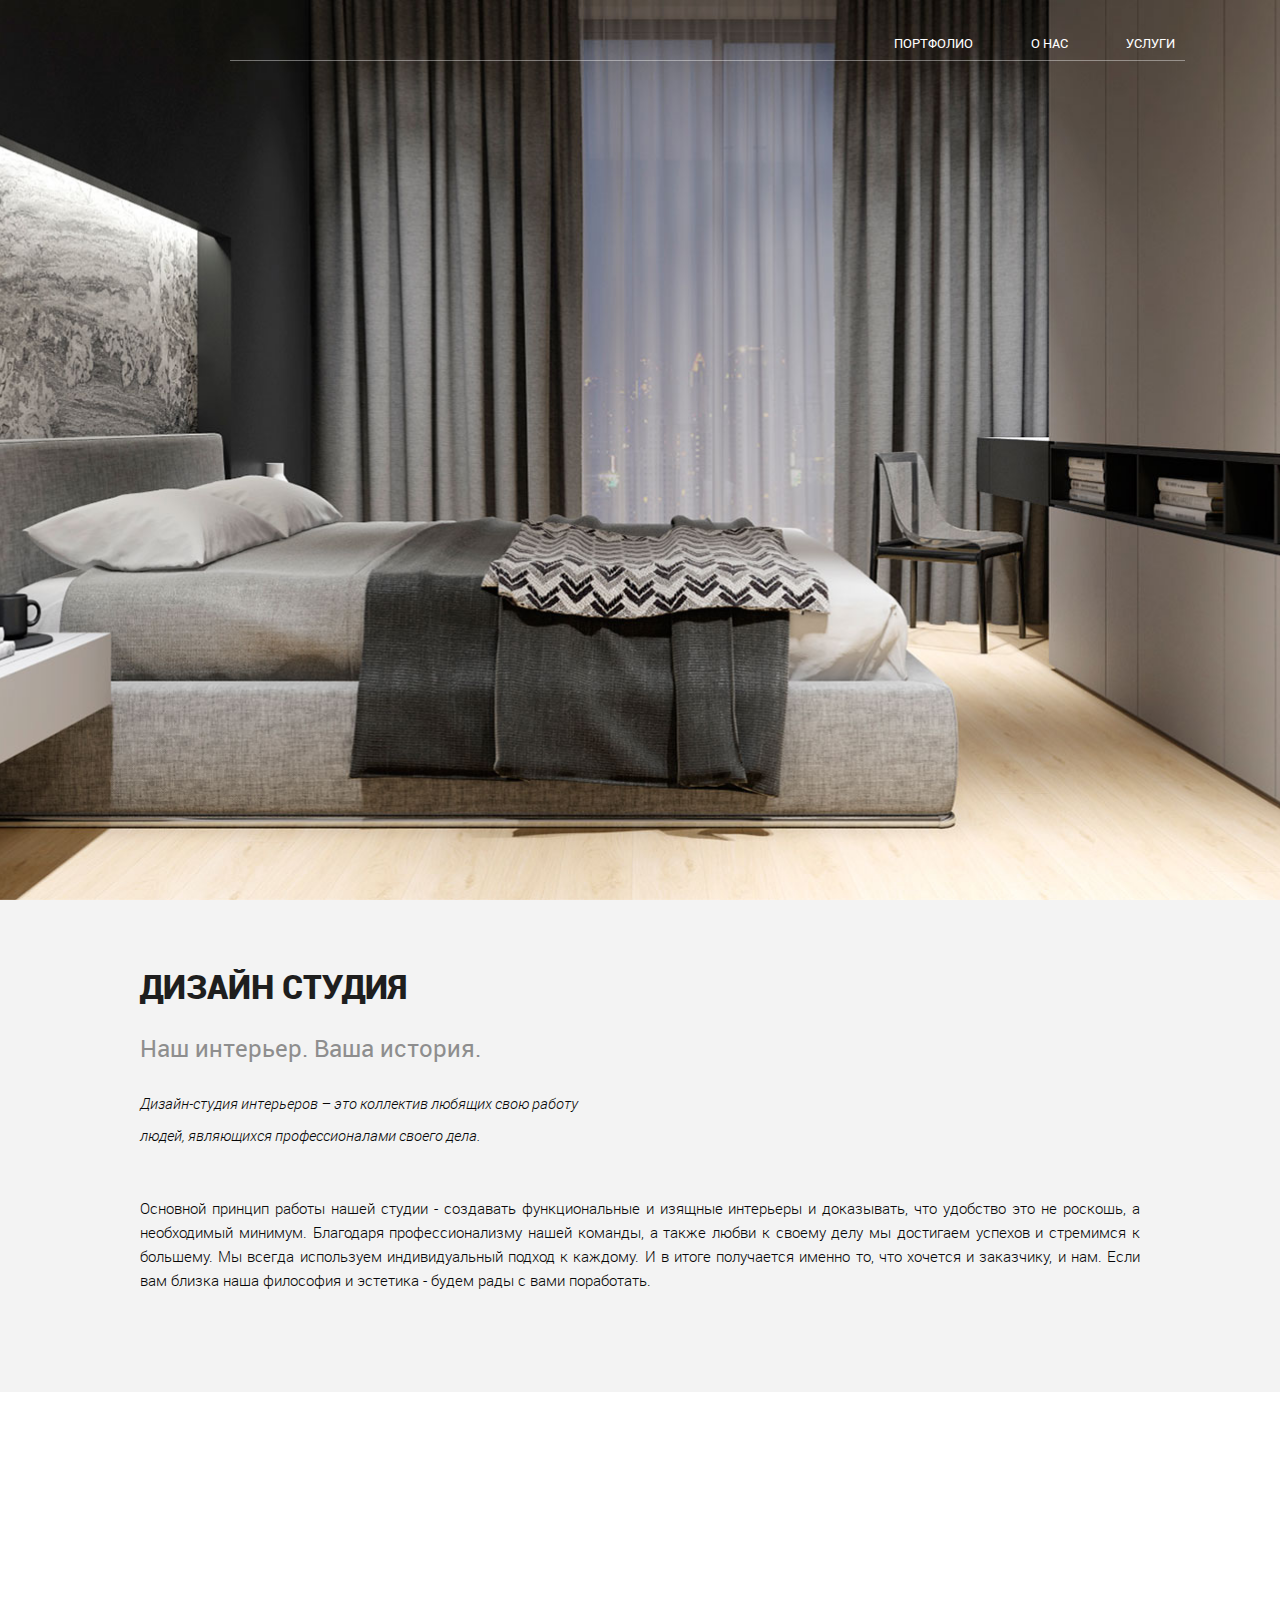
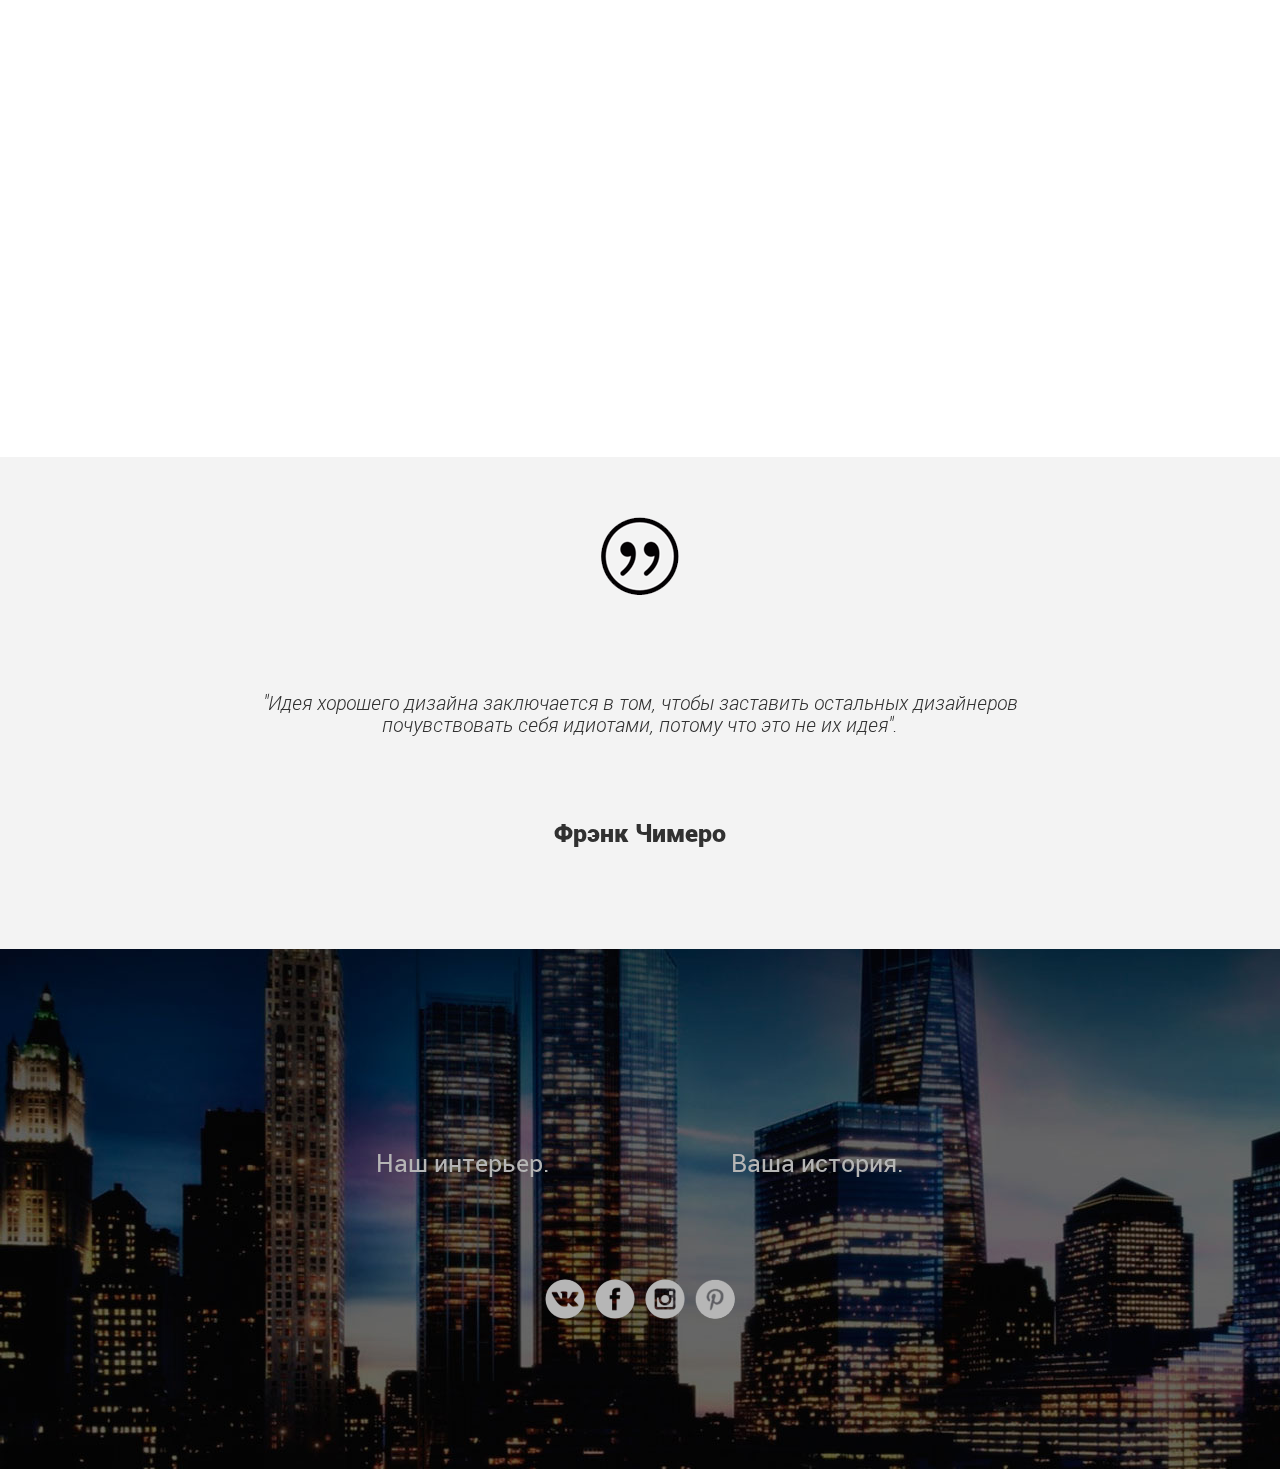
<file: index.html>
<!DOCTYPE html>
<html lang="ru-ru" dir="ltr">
<head>	
	<meta charset="utf-8">
	<meta http-equiv="X-UA-Compatible" content="IE=edge">
	<title>Markup</title>
	<meta name="description" lang="ru-ru" content="">
	<meta name="keywords" lang="ru-ru" content="">
	<meta name="keywords" lang="en-us" content="">
	<meta name="author" lang="ru-ru" content="">
	<meta http-equiv="expires" content="">
	<meta http-equiv="Reply-to" content="">

    <!-- Responsiveness -->
    <meta name="HandheldFriendly" content="True">
    <meta name="MobileOptimized" content="320">
    <meta name="viewport" content="target-densitydpi=device-dpi">
    <meta name="viewport" content="width=device-width, minimum-scale=1.0, maximum-scale=1.0, user-scalable=no">
    <meta name="apple-mobile-web-app-capable" content="yes">
    <!-- /Responsiveness -->

    <!-- Browser themes settings -->
	<meta http-equiv="imagetoolbar" content="no">
	<!-- saved from url=(0014)about:internet -->
	<meta name="format-detection" content="telephone=no">
	<meta name="format-detection" content="address=no">
    <!-- /Browser themes settings -->

    <!-- Favicons -->
	<link rel="apple-touch-icon" sizes="57x57" href="favicons/apple-touch-icon-57x57.png">
	<link rel="apple-touch-icon" sizes="60x60" href="favicons/apple-touch-icon-60x60.png">
	<link rel="apple-touch-icon" sizes="72x72" href="favicons/apple-touch-icon-72x72.png">
	<link rel="apple-touch-icon" sizes="76x76" href="favicons/apple-touch-icon-76x76.png">
	<link rel="apple-touch-icon" sizes="114x114" href="favicons/apple-touch-icon-114x114.png">
	<link rel="apple-touch-icon" sizes="120x120" href="favicons/apple-touch-icon-120x120.png">
	<link rel="icon" type="image/png" href="favicons/favicon-32x32.png" sizes="32x32">
	<link rel="icon" type="image/png" href="favicons/favicon-96x96.png" sizes="96x96">
	<link rel="icon" type="image/png" href="favicons/favicon-16x16.png" sizes="16x16">
	<link rel="manifest" href="favicons/manifest.json">
	<link rel="mask-icon" href="favicons/safari-pinned-tab.svg" color="#444d4f">
	<link rel="shortcut icon" href="favicon.ico">
	<meta name="msapplication-TileColor" content="#da532c">
	<meta name="msapplication-config" content="favicons/browserconfig.xml">
	<meta name="theme-color" content="#ffffff">
    <!-- /Favicons -->

    <!-- CSS -->
	<link rel="stylesheet" href="css/plugin.css">
	<link rel="stylesheet" href="css/style.css">
	<link rel="stylesheet" href="css/responsiveness.css">
    <!-- /CSS -->

    <!-- JavaScript -->
    <!--script type="text/javascript" src="http://maps.google.com/maps/api/js?sensor=false"></script-->
    <!--[if lt IE 9]><script src="http://html5shim.googlecode.com/svn/trunk/html5.js"></script><![endif]-->
    <script src="js/modernizr.js"></script>
    <script src="js/jquery-1.11.0.min.js"></script>
    <script src="js/plugins.js"></script>
    <script src="js/init.js"></script>
    <!-- /JavaScript -->

</head>

<body>
	<div class="site-wrapper">
		<div class="top-menu-wrapper hidden" id="topMenuWrapper">
			<ul class="top-menu">
				<li>
					<a href="#">ПОРТФОЛИО</a>
				</li>
				<li>
					<a href="#">О НАС</a>
				</li>
				<li>
					<a href="#">УСЛУГИ</a>
				</li>
			</ul>
		</div>
		<header class="site-header" id="siteHeader">
			<div class="start-bg"></div>
			<div class="main-menu-wrapper">
				<div class="main-menu-container clear-fix">
					<div class="main-menu-right-col">
						<ul class="main-menu">
							<li>
								<a href="portfolio.html">ПОРТФОЛИО</a>
							</li>
							<li>
								<a href="about-us.html">О НАС</a>
							</li>
							<li>
								<a href="about-us.html">УСЛУГИ</a>
							</li>
						</ul>
					</div>
				</div>
			</div>
		</header>
		<div class="site-container">
			<div class="screen-gray screen-about" id="screenAbout">
				<div class="site-size">
					<div class="title">ДИЗАЙН СТУДИЯ</div>
					<div class="sub-title">Наш интерьер. Ваша история.</div>
					<div class="synopsis">
						Дизайн-студия интерьеров – это коллектив любящих свою работу<br> людей, являющихся профессионалами своего дела.
					</div>
					<div class="text">
						Основной принцип работы нашей студии - создавать функциональные и изящные интерьеры и
						доказывать, что удобство это не роскошь, а необходимый минимум. Благодаря профессионализму нашей
						команды, а также любви к своему делу мы достигаем успехов и стремимся к большему. Мы всегда
						используем индивидуальный подход к каждому. И в итоге получается именно то, что хочется и
						заказчику, и нам. Если вам близка наша философия и эстетика - будем рады с вами поработать.
					</div>
				</div>
			</div>
			<div class="screen-white">
				<div class="services">
					<div class="service move from-left">
						<img src="i/service-design.png" alt="" title="">
						<div class="service-content">
							<div class="service-title">ДИЗАЙН</div>
							<div class="service-text">
								&nbsp;&nbsp;Мы создадим для вас дизайн-проект любой сложности, придерживаясь четко выбранной стилистики. Привнося в вашу жизнь гармонию и эстетику, учитывая ваши внутренние качества, образ жизни, ваш характер и увлечения.
							</div>
						</div>
					</div>
					<div class="service move from-left">
						<img src="i/service-visual.png" alt="" title="">
						<div class="service-content">
							<div class="service-title">ВИЗУАЛИЗАЦИЯ</div>
							<div class="service-text">
								&nbsp;&nbsp;Наша студия разрабатывает фотореалистичную 3D визуализацию интерьеров. Так же помогаем другим дизайнерам в создании визуализации для своих проектов. Мы покажем ваш интерьер с лучшей стороны.
							</div>
						</div>
					</div>
					<div class="service move from-left">
						<img src="i/service-scheme.png" alt="" title="">
						<div class="service-content">
							<div class="service-title">ЧЕРТЕЖИ</div>
							<div class="service-text">
								&nbsp;&nbsp;В состав дизайн-проекта входит полный пакет чертежей необходимых для легкого проведения строительных работ. Отдельно предоставляем услуги по созданию рабочей документации дизайнерам для их проектов.
							</div>
						</div>
					</div>
				</div>
			</div>
			<div class="screen-gray">
				<div class="site-size">
					<div class="origin-text">
						"Идея хорошего дизайна заключается в том, чтобы заставить остальных дизайнеров почувствовать себя идиотами, потому что это не их идея".
					</div>
					<div class="origin-text-author">Фрэнк Чимеро</div>
				</div>
			</div>
		</div>
	</div>
	<div class="mob-menu-wrapper">
		<div class="mob-menu" id="mobMenu">
			<ul>
				<li>
					<a href="portfolio.html">ПОРТФОЛИО</a>
				</li>
				<li>
					<a href="about-us.html">О НАС</a>
				</li>
				<li>
					<a href="about-us.html">УСЛУГИ</a>
				</li>
			</ul>
		</div>
	</div>
	<div class="btn-mob-menu" id="btnMobMenu">
		<span></span>
		<span></span>
		<span></span>
	</div>
	<footer class="site-footer">
		<div class="site-size">
			<div class="footer-logo-wrapper">
				<div class="footer-text">
					<span>Наш интерьер.</span>
					<span>Ваша история.</span>
				</div>
			</div>
			<div class="footer-socials">
				<a href="#" class="vk"></a>
				<a href="#" class="fb"></a>
				<a href="#" class="instagram"></a>
				<a href="#" class="picasa"></a>
			</div>
		</div>
	</footer>
</body>
</html>
</file>
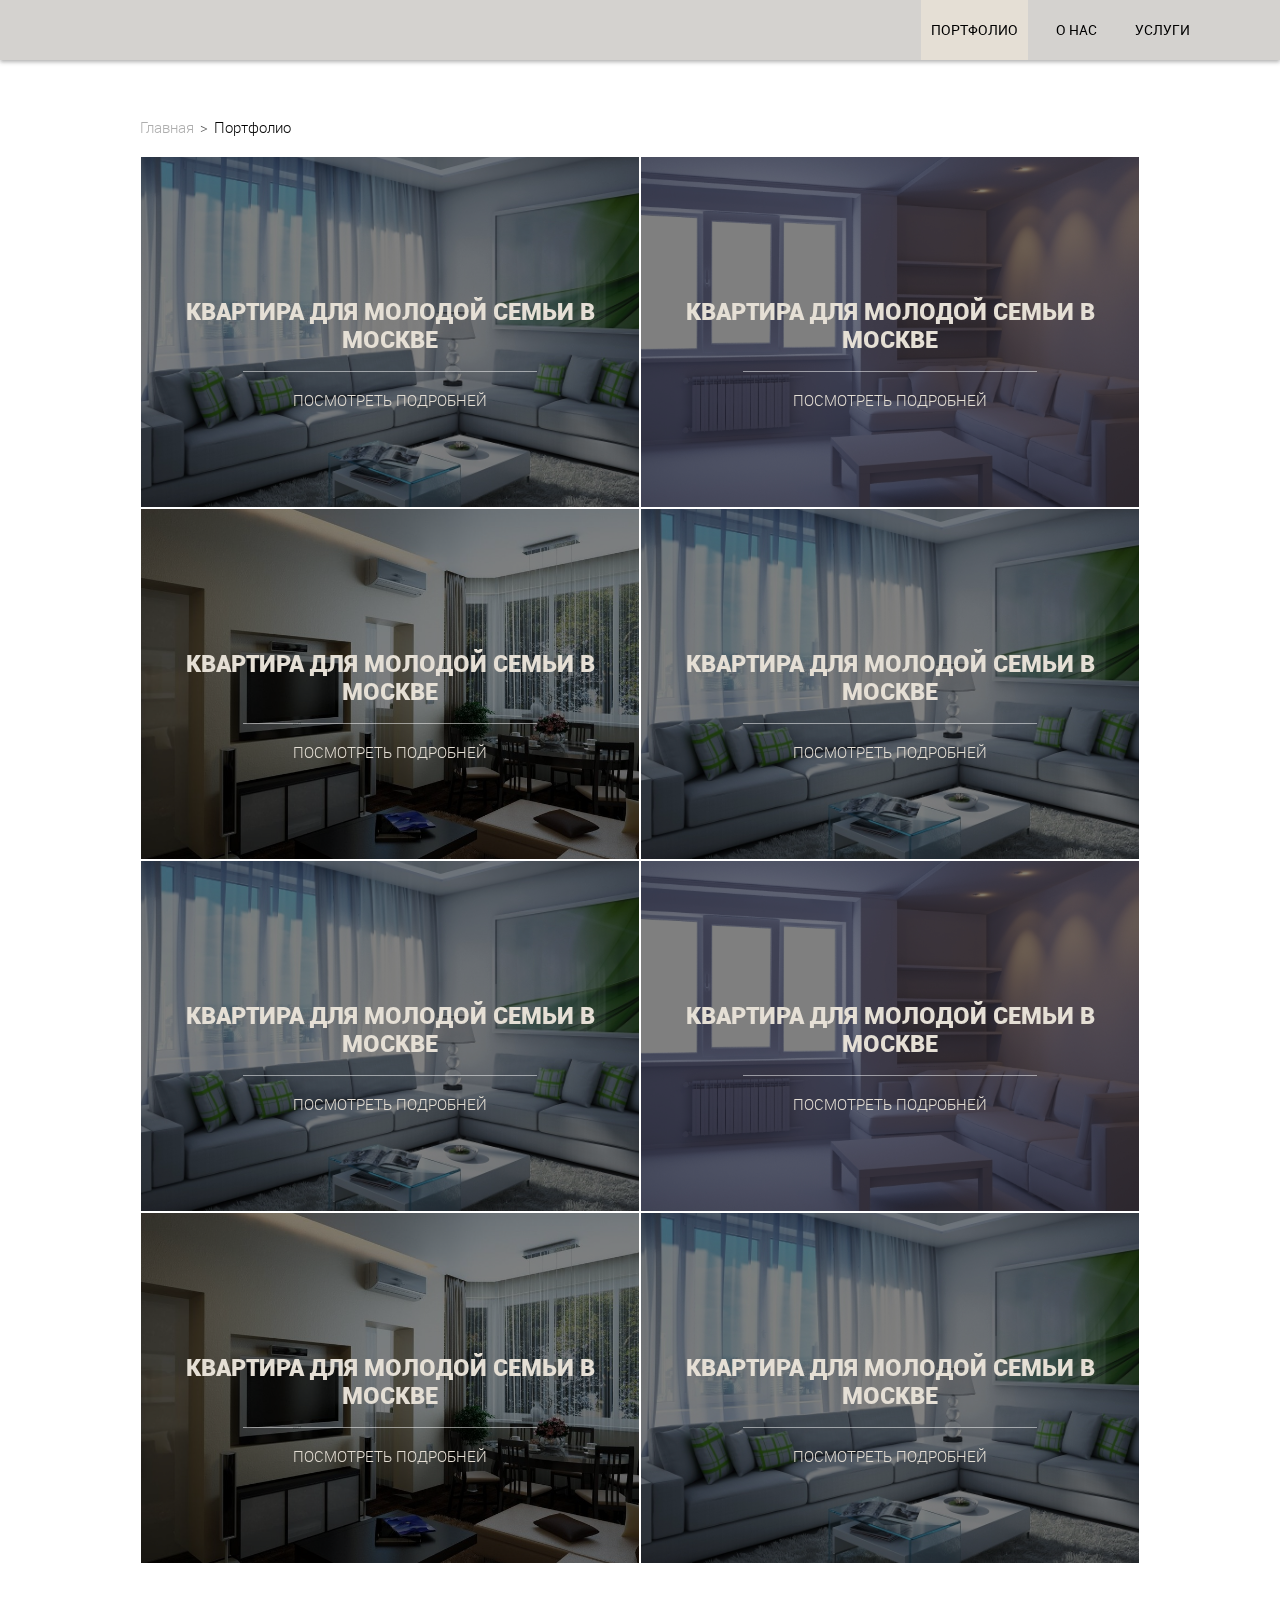
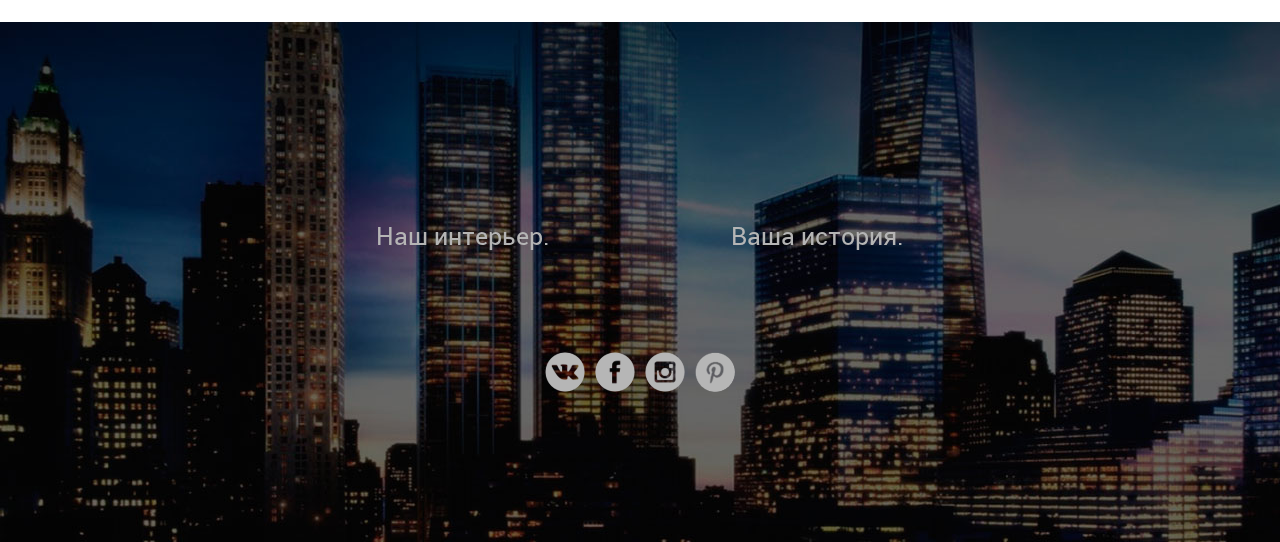
<file: portfolio.html>
<!DOCTYPE html>
<html lang="ru-ru" dir="ltr">
<head>
    <meta charset="utf-8">
    <meta http-equiv="X-UA-Compatible" content="IE=edge">
    <title>Markup</title>
    <meta name="description" lang="ru-ru" content="">
    <meta name="keywords" lang="ru-ru" content="">
    <meta name="keywords" lang="en-us" content="">
    <meta name="author" lang="ru-ru" content="">
    <meta http-equiv="expires" content="">
    <meta http-equiv="Reply-to" content="">

    <!-- Responsiveness -->
    <meta name="HandheldFriendly" content="True">
    <meta name="MobileOptimized" content="320">
    <meta name="viewport" content="target-densitydpi=device-dpi">
    <meta name="viewport" content="width=device-width, minimum-scale=1.0, maximum-scale=1.0, user-scalable=no">
    <meta name="apple-mobile-web-app-capable" content="yes">
    <!-- /Responsiveness -->

    <!-- Browser themes settings -->
    <meta http-equiv="imagetoolbar" content="no">
    <!-- saved from url=(0014)about:internet -->
    <meta name="format-detection" content="telephone=no">
    <meta name="format-detection" content="address=no">
    <!-- /Browser themes settings -->

    <!-- Favicons -->
    <link rel="apple-touch-icon" sizes="57x57" href="favicons/apple-touch-icon-57x57.png">
    <link rel="apple-touch-icon" sizes="60x60" href="favicons/apple-touch-icon-60x60.png">
    <link rel="apple-touch-icon" sizes="72x72" href="favicons/apple-touch-icon-72x72.png">
    <link rel="apple-touch-icon" sizes="76x76" href="favicons/apple-touch-icon-76x76.png">
    <link rel="apple-touch-icon" sizes="114x114" href="favicons/apple-touch-icon-114x114.png">
    <link rel="apple-touch-icon" sizes="120x120" href="favicons/apple-touch-icon-120x120.png">
    <link rel="icon" type="image/png" href="favicons/favicon-32x32.png" sizes="32x32">
    <link rel="icon" type="image/png" href="favicons/favicon-96x96.png" sizes="96x96">
    <link rel="icon" type="image/png" href="favicons/favicon-16x16.png" sizes="16x16">
    <link rel="manifest" href="favicons/manifest.json">
    <link rel="mask-icon" href="favicons/safari-pinned-tab.svg" color="#444d4f">
    <link rel="shortcut icon" href="favicon.ico">
    <meta name="msapplication-TileColor" content="#da532c">
    <meta name="msapplication-config" content="favicons/browserconfig.xml">
    <meta name="theme-color" content="#ffffff">
    <!-- /Favicons -->

    <!-- CSS -->
    <link rel="stylesheet" href="css/plugin.css">
    <link rel="stylesheet" href="css/style.css">
    <link rel="stylesheet" href="css/responsiveness.css">
    <!-- /CSS -->

    <!-- JavaScript -->
    <!--script type="text/javascript" src="http://maps.google.com/maps/api/js?sensor=false"></script-->
    <!--[if lt IE 9]><script src="http://html5shim.googlecode.com/svn/trunk/html5.js"></script><![endif]-->
    <script src="js/modernizr.js"></script>
    <script src="js/jquery-1.11.0.min.js"></script>
    <script src="js/plugins.js"></script>
    <script src="js/init.js"></script>
    <!-- /JavaScript -->

</head>

<body>
<div class="site-wrapper">
    <div class="top-menu-wrapper" id="topMenuWrapper">
        <ul class="top-menu">
            <li>
                <a href="portfolio.html" class="active">ПОРТФОЛИО</a>
            </li>
            <li>
                <a href="about-us.html">О НАС</a>
            </li>
            <li>
                <a href="about-us.html">УСЛУГИ</a>
            </li>
        </ul>
    </div>
    <div class="site-container pt">
        <div class="portfolio-wrapper">
            <div class="site-size">
                <div class="breadcrumbs">
                    <span><a href="index.html">Главная</a></span>
                    <span>Портфолио</span>
                </div>
                <div class="portfolio-item">
                    <div class="portfolio-item-pic">
                        <img src="i/portfolio-1.jpg" alt="" title="">
                        <div class="portfolio-item-pic-mask"></div>
                    </div>
                    <div class="portfolio-item-content">
                        <div class="portfolio-item-title">КВАРТИРА ДЛЯ МОЛОДОЙ СЕМЬИ В МОСКВЕ</div>
                        <a href="#" class="portfolio-item-more">ПОСМОТРЕТЬ ПОДРОБНЕЙ</a>
                    </div>
                </div>
                <div class="portfolio-item">
                    <div class="portfolio-item-pic">
                        <img src="i/portfolio-2.jpg" alt="" title="">
                        <div class="portfolio-item-pic-mask"></div>
                    </div>
                    <div class="portfolio-item-content">
                        <div class="portfolio-item-title">КВАРТИРА ДЛЯ МОЛОДОЙ СЕМЬИ В МОСКВЕ</div>
                        <a href="#" class="portfolio-item-more">ПОСМОТРЕТЬ ПОДРОБНЕЙ</a>
                    </div>
                </div>
                <div class="portfolio-item">
                    <div class="portfolio-item-pic">
                        <img src="i/portfolio-3.jpg" alt="" title="">
                        <div class="portfolio-item-pic-mask"></div>
                    </div>
                    <div class="portfolio-item-content">
                        <div class="portfolio-item-title">КВАРТИРА ДЛЯ МОЛОДОЙ СЕМЬИ В МОСКВЕ</div>
                        <a href="#" class="portfolio-item-more">ПОСМОТРЕТЬ ПОДРОБНЕЙ</a>
                    </div>
                </div>
                <div class="portfolio-item">
                    <div class="portfolio-item-pic">
                        <img src="i/portfolio-1.jpg" alt="" title="">
                        <div class="portfolio-item-pic-mask"></div>
                    </div>
                    <div class="portfolio-item-content">
                        <div class="portfolio-item-title">КВАРТИРА ДЛЯ МОЛОДОЙ СЕМЬИ В МОСКВЕ</div>
                        <a href="#" class="portfolio-item-more">ПОСМОТРЕТЬ ПОДРОБНЕЙ</a>
                    </div>
                </div>
                <div class="portfolio-item">
                    <div class="portfolio-item-pic">
                        <img src="i/portfolio-1.jpg" alt="" title="">
                        <div class="portfolio-item-pic-mask"></div>
                    </div>
                    <div class="portfolio-item-content">
                        <div class="portfolio-item-title">КВАРТИРА ДЛЯ МОЛОДОЙ СЕМЬИ В МОСКВЕ</div>
                        <a href="#" class="portfolio-item-more">ПОСМОТРЕТЬ ПОДРОБНЕЙ</a>
                    </div>
                </div>
                <div class="portfolio-item">
                    <div class="portfolio-item-pic">
                        <img src="i/portfolio-2.jpg" alt="" title="">
                        <div class="portfolio-item-pic-mask"></div>
                    </div>
                    <div class="portfolio-item-content">
                        <div class="portfolio-item-title">КВАРТИРА ДЛЯ МОЛОДОЙ СЕМЬИ В МОСКВЕ</div>
                        <a href="#" class="portfolio-item-more">ПОСМОТРЕТЬ ПОДРОБНЕЙ</a>
                    </div>
                </div>
                <div class="portfolio-item">
                    <div class="portfolio-item-pic">
                        <img src="i/portfolio-3.jpg" alt="" title="">
                        <div class="portfolio-item-pic-mask"></div>
                    </div>
                    <div class="portfolio-item-content">
                        <div class="portfolio-item-title">КВАРТИРА ДЛЯ МОЛОДОЙ СЕМЬИ В МОСКВЕ</div>
                        <a href="#" class="portfolio-item-more">ПОСМОТРЕТЬ ПОДРОБНЕЙ</a>
                    </div>
                </div>
                <div class="portfolio-item">
                    <div class="portfolio-item-pic">
                        <img src="i/portfolio-1.jpg" alt="" title="">
                        <div class="portfolio-item-pic-mask"></div>
                    </div>
                    <div class="portfolio-item-content">
                        <div class="portfolio-item-title">КВАРТИРА ДЛЯ МОЛОДОЙ СЕМЬИ В МОСКВЕ</div>
                        <a href="#" class="portfolio-item-more">ПОСМОТРЕТЬ ПОДРОБНЕЙ</a>
                    </div>
                </div>
            </div>
        </div>
    </div>
</div>
<div class="mob-menu-wrapper">
    <div class="mob-menu" id="mobMenu">
        <ul>
            <li>
                <a href="portfolio.html" class="active">ПОРТФОЛИО</a>
            </li>
            <li>
                <a href="about-us.html">О НАС</a>
            </li>
            <li>
                <a href="portfolio.html">УСЛУГИ</a>
            </li>
        </ul>
    </div>
</div>
<div class="btn-mob-menu" id="btnMobMenu">
    <span></span>
    <span></span>
    <span></span>
</div>
<footer class="site-footer">
    <div class="site-size">
        <div class="footer-logo-wrapper">
            <div class="footer-text">
                <span>Наш интерьер.</span>
                <span>Ваша история.</span>
            </div>
        </div>
        <div class="footer-socials">
            <a href="#" class="vk"></a>
            <a href="#" class="fb"></a>
            <a href="#" class="instagram"></a>
            <a href="#" class="picasa"></a>
        </div>
    </div>
</footer>
</body>
</html>
</file>
<file: css/plugin.css>
/* liValidForm */
.mand {
    color: #f00 !important;
}
.validate .r {
    display: inline-block;
    vertical-align: top;
    width: 6px;
    position: absolute;
    left: 100%;
    top: 0
}
.validate .indicator {
    border-color: #EE5F5B !important;
    color: #B94A48 !important;
}
.validate input[type=checkbox].indicator, .validate input[type=radio].indicator {
    outline: 1px solid red
}
.validate .indicator:focus {
    border-color: #E9322D;
    box-shadow: 0 0 6px #F8B9B7;
}
.psevdo_but {
    cursor: not-allowed !important;
    border-color: #ddd !important;
    color: #999 !important;
    background: #fff
}
.disabled {
    cursor: not-allowed !important;
}
.errorBox {
    font: 11px/1.2em Arial, Helvetica, sans-serif;
    color: red;
    position: relative;
    float: left;
    width: 100%;
}
.captchaView {
    position: absolute;
    top: 0;
    left: 0;
    color: green;
    font-size: 11px;

    background: #cccccc; /* Old browsers */
    /* IE9 SVG, needs conditional override of 'filter' to 'none' */
    background: url([data-uri]);
    background: -moz-linear-gradient(top, #cccccc 0%, #ffffff 98%); /* FF3.6+ */
    background: -webkit-gradient(linear, left top, left bottom, color-stop(0%, #cccccc), color-stop(98%, #ffffff)); /* Chrome,Safari4+ */
    background: -webkit-linear-gradient(top, #cccccc 0%, #ffffff 98%); /* Chrome10+,Safari5.1+ */
    background: -o-linear-gradient(top, #cccccc 0%, #ffffff 98%); /* Opera 11.10+ */
    background: -ms-linear-gradient(top, #cccccc 0%, #ffffff 98%); /* IE10+ */
    background: linear-gradient(to bottom, #cccccc 0%, #ffffff 98%); /* W3C */
}
.validate .ui-widget-content {
    background: none;
    border: 0;
    color: #222222;
}
/* end liValidForm */
</file>
<file: css/responsiveness.css>
@media screen and (max-width: 1010px) {
    .site-size {
        width: auto;
        padding: 0 20px;
    }
    .service-title {
        font: 20px/26px RobotoBlack;
        padding: 18px 0;
    }
    .service-text {
        padding: 0;
    }
    .main-menu-container {
        padding: 30px;
    }
}
@media screen and (max-width: 900px) {
    .main-menu > li + li {
        margin-left: 10px;
    }
    .top-menu-logo {
        margin-left: 20px;
    }
    .service > img {
        max-width: 80%;
    }
    .top-menu {
        padding-right: 10px;
    }
    .origin-text {
        width: auto;
        padding-top: 115px;
    }
    .origin-text-author {
        padding-top: 25px;
    }
    .site-footer {
        background-size: cover;
        margin: -280px auto 0;
        height: 280px;
    }
    .site-footer .site-size {
        height: 280px;
    }
    .footer-logo-wrapper {
        height: 190px;
    }
    .footer-text {
        top: 90px;
    }
    .footer-logo {
        top: 38px;
    }
    .site-container {
        padding: 0 0 280px 0;
    }
}
@media screen and (max-width: 600px) {
    /* Disable animation */
    .move {
        opacity: 1;
    }
    .move.end  {
        -webkit-transition-property: none;
        -moz-transition-property: none;
        transition-property: none;
        -webkit-transition-duration: 0s;
        -moz-transition-duration: 0s;
        transition-duration: 0s;
        opacity: 1;
    }
    .move.from-left, .move.from-top, .move.from-bot, .move.from-min {
        -webkit-transform: none;
        -moz-transform: none;
        transform: none;
    }
    /* End Disable animation */
    .service {
        padding: 20px 0;
        width: 100%;
        display: block;
        float: none;
        overflow: hidden;
    }
    .service + .service {
        border-left: none;
        border-top: solid 1px #bbb;
    }
    .service > img {
        display: block;
        float: left;
        width: 25%;
        padding: 0 0 0 4%;
    }
    .service-content {
        display: block;
        float: right;
        width: 64%;
        padding: 0 4% 0 0;
    }
    .footer-logo-wrapper {
        height: auto !important;
    }
    .footer-text {
        position: relative;
        float: left;
        top: 0;
        width: calc(100% - 134px);
        margin: 20px 0 0;
        left: 0;
        padding: 0;
    }
    .footer-text > span, .footer-text > span:last-child {
        float: none;
    }
    .footer-text > span {
        padding: 5px 0;
    }
    .footer-logo {
        top: 0;
        float: right;
        margin: 20px 0 0;
    }
    .footer-socials {
        clear: both;
        padding: 20px 0 0;
    }
    .site-footer .site-size, .site-footer {
        height: 230px;
    }
    .site-footer {
        margin: -230px 0 0;
    }
    .site-container {
        padding: 0 0 230px 0;
    }
    .screen-gray {
        padding: 50px 0;
    }
    .title, .sub-title, .synopsis {
        text-align: center;
    }
    .synopsis {
        line-height: 24px;
    }
    .sub-title {
        line-height: 28px;
    }
    .text {
        padding: 20px 0 0;
    }
    .start-bg, .site-header {
        display: none;
    }
    .top-menu-wrapper {
        display: none;
    }
    .mob-menu-wrapper, .btn-mob-menu {
        display: block;
    }
    .site-container.pt {
        padding-top: 0;
    }
}
@media screen and (max-width: 560px) {
    .portfolio-item {
        width: 100%;
        display: block;
        height: auto;
        padding: 24px 0;
    }
    .portfolio-item-content {
        padding-top: 0;
    }
    .portfolio-item-title {
        max-height: none;
    }
}
@media screen and (max-width: 420px) {
    .footer-text {
        display: none;
    }
    .footer-logo {
        float: none;
        margin: 0 auto;
        padding-top: 20px;
        background-position: bottom center;
    }
    .origin-text {
        padding-top: 100px;
    }
    .service > img {
        float: none;
        margin: 0 auto;
        padding: 0;
        width: 50%;
    }
    .title {
        line-height: 38px;
    }
    .service-content {
        float: none;
        width: auto;
        margin: 0 auto;
        padding: 0 20px;
    }
    .founders {
        padding: 20px 0;
    }
    .founders > span, .founders > span:last-child {
        float: none;
        text-align: center;
        font: 18px/24px RobotoLightItalic;
    }
}
</file>
<file: css/style.css>
﻿/* css reset */
a, abbr, acronym, address, applet, article, aside, audio, b, big, blockquote, body, canvas, caption, center, cite, code, dd, del, details, dfn, div, dl, dt, em, embed,
fieldset, figcaption, figure, footer, form, h1, h2, h3, h4, h5, h6, header, hgroup, html, i, iframe, img, ins, kbd, label, legend, li, mark, menu, nav, object, ol, output,
p, pre, q, ruby, s, samp, section, small, span, strike, strong, sub, summary, sup, table, tbody, td, tfoot, th, thead, time, tr, tt, u, ul, var, video {
    margin: 0;
    padding: 0;
    border: 0;
    font: inherit;
    font-size: 100%;
    vertical-align: baseline
}
article, aside, blockquote, details, figcaption, figure, footer, header, hgroup, main, menu, nav, section, summary {
    display: block
}
audio, canvas, video {
    display: inline-block
}
audio:not([controls]) {
    display: none;
    height: 0
}
fieldset {
    margin: 0 2px;
    padding: .35em .625em .75em;
    border: 1px solid silver
}
legend {
    white-space: normal
}
embed, img, object {
    max-width: 100%
}
b, dt, strong {
    font-weight: 700
}
dfn, em, i {
    font-style: italic
}
blockquote, q {
    quotes: none;
    font-style: italic
}
blockquote:after, blockquote:before, q:after, q:before {
    content: '';
    content: none
}
a, a:active, a:focus, a:hover, a:link, a:visited {
    outline: 0
}
hr {
    -moz-box-sizing: border-box;
    box-sizing: border-box;
    width: 100%;
    height: 1px;
    margin: 20px 0 30px;
    padding: 0;
    border: none;
    background: #555
}
mark {
    color: #000;
    background: #ff0
}
pre {
    margin: 1em 0;
    padding: 15px;
    border: 1px solid #555;
    border-radius: 5px;
    white-space: pre;
    white-space: pre-wrap;
    background: #efefef;
    word-wrap: break-word
}
code, kbd, pre, samp {
    font-family: 'courier new', monospace, serif;
    font-size: 1em
}
small {
    font-size: 80%
}
big {
    font-size: 125%
}
sub, sup {
    position: relative;
    font-size: 75%;
    line-height: 0;
    vertical-align: baseline
}
sup {
    top: -.5em;
    left: -0.3em;
}
sub {
    bottom: -.25em;
    left: -0.3em;
}
abbr[title], dfn[title] {
    border-bottom: 1px dotted #000;
    cursor: help
}
ins, u {
    text-decoration: underline
}
del, s {
    text-decoration: line-through
}
dl, menu {
    margin: 1em 0 1em 1em;
    list-style: none
}
dd + dt {
    margin-top: 1em
}
dd {
    margin: 0 0 0 40px
}
nav ol, nav ul, ol, ul {
    list-style: none
}
table {
    width: 100%;
    border-collapse: collapse;
    border-spacing: 0
}

td, td img {
    vertical-align: top
}
::selection {
    text-shadow: none;
    color: #fff;
    background: #2597ff
}
::-moz-selection {
    text-shadow: none;
    color: #fff;
    background: #2597ff
}
::-ms-selection {
    text-shadow: none;
    color: #fff;
    background: #2597ff
}
[hidden] {
    display: none
}
button, input, select, textarea {
    margin: 0;
    font-family: sans-serif;
    font-size: 100%;
    vertical-align: baseline;
    outline: 0
}
textarea {
    overflow: auto;
    vertical-align: top
}
::-webkit-input-placeholder {
    color: #ccc;
}

::-webkit-textarea-placeholder {
    color: #ccc;
}
input::-moz-placeholder {
    color: #ccc;
    opacity: 1;
}
textarea::-moz-placeholder {
    color: #ccc;
    opacity: 1;
}
input::-ms-placeholder {
    color: #ccc;
}
textarea::-ms-placeholder {
    color: #ccc;
}
button, html input[type="button"], input[type="reset"], input[type="submit"] {
    -webkit-appearance: button;
    cursor: pointer;
}
button[disabled], html input[disabled] {
    cursor: not-allowed;
}
input[type="checkbox"], input[type="radio"] {
    -moz-box-sizing: border-box;
    box-sizing: border-box;
    padding: 0;
    cursor: pointer;
}
input[type="search"] {
    -webkit-appearance: textfield;
    -webkit-box-sizing: content-box;
    -moz-box-sizing: content-box;
    box-sizing: content-box;
}
input[type="search"]::-webkit-search-cancel-button, input[type="search"]::-webkit-search-decoration {
    -webkit-appearance: none;
}
button::-moz-focus-inner, input::-moz-focus-inner {
    padding: 0;
    border: 0;
}
input[type="text"], input[type="password"], input[type="submit"], input[type="tel"], input[type="email"], textarea {
    -webkit-appearance: none;
}
input[type="text"]:focus::-webkit-input-placeholder, input[type="tel"]:focus::-webkit-input-placeholder, input[type="email"]:focus::-webkit-input-placeholder, textarea:focus::-webkit-input-placeholder, input[type="password"]:focus::-webkit-input-placeholder {
    color: transparent;
}
input[type="text"]:focus::-moz-placeholder, input[type="tel"]:focus::-moz-placeholder, input[type="email"]:focus::-moz-placeholder, textarea:focus::-moz-placeholder, input[type="password"]:focus::-moz-placeholder {
    color: transparent;
}
input[type="text"]:focus::-ms-placeholder, input[type="tel"]:focus::-ms-placeholder, input[type="email"]:focus::-ms-placeholder, textarea:focus::-ms-placeholder, input[type="password"]:focus::-moz-placeholder {
    color: transparent;
}
a {
    text-decoration: underline;
    color: #678bd8;
}
a:hover {
    text-decoration: underline;
    color: #d70017;
}
/* end css reset */

/* system style */
.content {
    position: relative;
}
.content h1, .content h2, .content h3, .content h4, .content h5, .content h6, .h1T, .h2T, .h3T, .h4T, .h5T, .h6T {
    font: 40px/1.2em "Trebuchet MS", Arial, Helvetica, sans-serif;
}
.content h1:before, .content h2:before, .content h3:before, .content h4:before, .content h5:before, .content h6:before {
    content: '';
    display: block;
    clear: both;
    height: 0;
}
.content h1, .content h2, .content h3, .content h4, .content h5, .content h6 {
    padding-top: 0.5em;
    padding-bottom: 0.2em;
}
.content h2, .h2T {
    font-size: 34px;
    line-height: 1.2em;
}
.content h3, .h3T {
    font-size: 30px;
    line-height: 1.2em;
}
.content h4, .h4T {
    font-size: 26px;
    line-height: 1.2em;
}
.content h5, .h5T {
    font-size: 22px;
    line-height: 1.2em;
}
.content h6, .h6T {
    font-size: 18px;
    line-height: 1.2em;
}
.h1T *, .h2T *, .h3T *, .h4T *, .h5T *, .h6T * {
    line-height: 1em !important;
}
.content h1 a, .content h2 a, .content h3 a, .content h4 a, .content h5 a, .content h6 a,
.h1T a, .h2T a, .h3T a, .h4T a, .h5T a, .h6T a {
    text-decoration: none !important;
}
.content blockquote {
    padding: 5px 20px;
    margin: 5px 0;
    font-style: italic;
    border: 10px solid transparent;
    border-left-color: #ccc;
}
.content a {
    color: #00f;
}
.content a:hover {
    color: #3c3;
}
.content p {
    margin-bottom: 1em;
}
.content ul, .content ol {
    margin-top: 0;
}
.content li {
    list-style-type: disc;
    list-style-position: inside;
}
.content ol li {
    list-style-type: decimal;
    list-style-position: inside;
}
.content table th {
    font-weight: bold;
    background: #eee;
}
.content table thead th {
    vertical-align: bottom;
}
.content table {
    width: 100%;
    background-color: transparent;
    border-collapse: collapse;
    border-spacing: 0;
    border-bottom: 1px solid #333;
    border-left: 1px solid #333;
    width: 100%;
    margin: 10px 0 20px;
}
.content table th, .content table td {
    padding: 10px;
    line-height: 1em;
    text-align: left;
    vertical-align: top;
    border-top: 1px solid #333;
    border-right: 1px solid #333;
}
.content table.table-null, .content table.table-null th, .content table.table-null td {
    border-color: transparent;
}
.content table.table-zebra, .content table.table-zebra th, .content table.table-zebra td {
    border-color: transparent;
}
.content table.table-zebra tr:nth-child(even) {
    background: #ddd;
}
/* end system style */

/* custom fonts */
@font-face {
    font-family: 'RobotoRegular';
    src: url('fonts/roboto_regular-webfont.eot');
    src: url('fonts/roboto_regular-webfont.eot?#iefix') format('embedded-opentype'),
    url('fonts/roboto_regular-webfont.woff') format('woff'),
    url('fonts/roboto_regular-webfont.ttf') format('truetype'),
    url('fonts/roboto_regular-webfont.svg#RobotoRegular') format('svg');
    font-weight: normal;
    font-style: normal;
}
@font-face {
    font-family: 'RobotoBlack';
    src: url('fonts/RobotoBlack.eot');
    src: url('fonts/RobotoBlack.eot?#iefix') format('embedded-opentype'),
    url('fonts/RobotoBlack.woff') format('woff'),
    url('fonts/RobotoBlack.ttf') format('truetype'),
    url('fonts/RobotoBlack.svg#RobotoBlack') format('svg');
    font-weight: normal;
    font-style: normal;
}
@font-face {
    font-family: 'RobotoLightItalic';
    src: url('fonts/roboto_light_italic-webfont.eot');
    src: url('fonts/roboto_light_italic-webfont.eot?#iefix') format('embedded-opentype'),
    url('fonts/roboto_light_italic-webfont.woff') format('woff'),
    url('fonts/roboto_light_italic-webfont.ttf') format('truetype'),
    url('fonts/roboto_light_italic-webfont.svg#RobotoLightItalic') format('svg');
    font-weight: normal;
    font-style: normal;
}
@font-face {
    font-family: 'RobotoLight';
    src: url('fonts/roboto-light.eot');
    src: url('fonts/roboto-light.eot?#iefix') format('embedded-opentype'),
    url('fonts/roboto-light.woff') format('woff'),
    url('fonts/roboto-light.ttf') format('truetype'),
    url('fonts/roboto-light.svg#RobotoLight') format('svg');
    font-weight: normal;
    font-style: normal;
}
/* end custom fonts */

/* containers */
html, body {
    height: 100%;
    margin: 0;
    padding: 0;
}
html {
    display: block;
    font-family: sans-serif;
    font-size: 100%;
    -ms-text-size-adjust: 100%;
    -webkit-text-size-adjust: 100%;
}
body {
    position: relative;
    font: 14px/1.6em Arial, Helvetica, sans-serif;
    color: #555;
    background: #fff;
    -webkit-backface-visibility: hidden;
    -webkit-font-smoothing: antialiased;
}
.site-wrapper {
    min-height: 100%;
    height: auto !important;
    height: 100%;
    position: relative;
}
.site-size {
    width: 1000px;
    padding: 0 5px;
    margin: 0 auto;
    position: relative;
}
.site-size:after {
    content: '';
    display: block;
    clear: both;
    height: 0;
}
.site-container {
    padding: 0 0 520px 0;
    position: relative;
}
.site-container.pt {
    padding-top: 60px;
}
/* end containers */

/* header */
.site-header {
    position: relative;
    height: 100vh;
}
/* end header */

/* footer */
.site-footer {
    margin: -520px auto 0;
    height: 520px;
    position: relative;
    background: url(../i/bg-site-footer.jpg) repeat-x top center;
}
.site-footer .site-size {
    height: 520px;
}
/* end footer */

/* common classes */
.clear {
    clear: both;
}
.clear-fix:after {
    content: '';
    display: block;
    clear: both;
    height: 0;
}
.left {
    float: left;
}
.right {
    float: right;
}
.middle {
    overflow: hidden;
}
.center {
    text-align: center;
}
/* end common classes */

/* breadcrumbs */
.breadcrumbs {
    position: relative;
    font-size: 0;
    line-height: 0;
    padding-bottom: 20px;
    text-align: left;
}
.breadcrumbs span {
    display: inline-block;
    vertical-align: top;
    position: relative;
    font: 15px/18px RobotoLight;
    color: #000;
    max-width: 320px;
    overflow: hidden;
    white-space: nowrap;
    -ms-text-overflow: ellipsis;
    text-overflow: ellipsis;
}
.breadcrumbs span + span {
    padding-left: 20px;
}
.breadcrumbs span + span:before {
    content: ">";
    display: block;
    position: absolute;
    height: 14px;
    width: 20px;
    font: 15px/18px RobotoLight;
    color: #555;
    left: 0;
    top: 0;
    text-align: center;
}
.breadcrumbs a {
    text-decoration: none;
    color: #aeaeae;
    -webkit-transition: color 0.3s ease;
    -moz-transition: color 0.3s ease;
    transition: color 0.3s ease;
}
.breadcrumbs a:hover {
    text-decoration: underline;
    color: #525252;
}
/* end breadcrumbs */

/* move */
.move {
    opacity: 0;
}
.move.end  {
    -webkit-transition-property: -webkit-transform, opacity;
    -moz-transition-property: -moz-transform, opacity;
    transition-property: transform, opacity;
    -webkit-transition-timing-function: ease;
    -moz-transition-timing-function: ease;
    transition-timing-function: ease;
    -webkit-transition-duration: 0.7s;
    -moz-transition-duration: 0.7s;
    transition-duration: 0.7s;
    opacity: 1;
}
.move:nth-child(1) {
    -webkit-transition-delay: 0s;
    -moz-transition-delay: 0s;
    transition-delay: 0s;
}
.move:nth-child(2) {
    -webkit-transition-delay: 0.14s;
    -moz-transition-delay: 0.14s;
    transition-delay: 0.14s;
}
.move:nth-child(3) {
    -webkit-transition-delay: 0.21s;
    -moz-transition-delay: 0.21s;
    transition-delay: 0.21s;
}
.move:nth-child(4) {
    -webkit-transition-delay: 0.28s;
    -moz-transition-delay: 0.28s;
    transition-delay: 0.28s;
}
.move:nth-child(5) {
    -webkit-transition-delay: 0.35s;
    -moz-transition-delay: 0.35s;
    transition-delay: 0.35s;
}
.move.no-queue {
    -webkit-transition-delay: 0s !important;
    -moz-transition-delay: 0s !important;
    transition-delay: 0s !important;
}
.move.from-left {
    -webkit-transform: translateX(-40px);
    -moz-transform: translateX(-40px);
    transform: translateX(-40px);
}
.move.end.from-left {
    -webkit-transform: translateX(0);
    -moz-transform: translateX(0);
    transform: translateX(0);
}
.move.from-top {
    -webkit-transform: translateY(-40px);
    -moz-transform: translateY(-40px);
    transform: translateY(-40px);
}
.move.from-bot {
    -webkit-transform: translateY(55px);
    -moz-transform: translateY(55px);
    transform: translateY(55px);
}
.move.end.from-top, .move.end.from-bot {
    -webkit-transform: translateY(0);
    -moz-transform: translateY(0);
    transform: translateY(0);
}
.move.from-min {
    -webkit-transform: scale(0.7);
    -moz-transform: scale(0.7);
    transform: scale(0.7);
}
.move.end.from-min {
    -webkit-transform: scale(1);
    -moz-transform: scale(1);
    transform: scale(1);
}
/* end move */

.start-bg {
    position: absolute;
    width: 100%;
    height: 100vh;
    top: 0;
    left: 0;
    right: 0;
    background: url(../i/bg-start-bg.jpg) no-repeat top center;
    background-size: cover;
}
.top-menu-wrapper {
    position: fixed;
    top: 0;
    height: 60px;
    background: #d4d2cf;
    z-index: 20;
    width: 100%;
    -webkit-box-shadow: 0 2px 4px 0 rgba(50, 50, 50, 0.38);
    -moz-box-shadow: 0 2px 4px 0 rgba(50, 50, 50, 0.38);
    box-shadow: 0 2px 4px 0 rgba(50, 50, 50, 0.38);
    -webkit-transition: all 0.44s ease;
    -moz-transition: all 0.44s ease;
    transition: all 0.44s ease;
}
.top-menu-wrapper.hidden {
    top: -60px;
    -webkit-box-shadow: none;
    -moz-box-shadow: none;
    box-shadow: none;
}
.top-menu-logo {
    display: block;
    float: left;
    width: 102px;
    height: 32px;
    background: url(../i/bg-top-menu-logo.png) no-repeat top center;
    margin: 14px 0 0 80px;
}
.top-menu {
    display: block;
    list-style: none;
    float: right;
    padding-right: 80px;
}
.top-menu > li {
    display: block;
    float: left;
}
.top-menu > li + li {
    margin-left: 18px;
}
.top-menu > li > a {
    text-decoration: none;
    text-transform: uppercase;
    display: block;
    color: #000;
    -webkit-transition: color 0.3s ease;
    -moz-transition: color 0.3s ease;
    transition: color 0.3s ease;
    font: 14px/60px RobotoRegular;
    padding: 0 10px;
}
.top-menu > li > a.active, .top-menu > li > a.active:hover {
    background: #e5dfd5;
    color: #000;
}
.top-menu > li > a:hover {
    color: #8c8c8c;
}
.main-menu-wrapper {
    position: relative;
}
.main-menu-container {
    padding: 30px 95px 0;
}
.logo {
    display: block;
    width: 130px;
    height: 60px;
    background: url(../i/logo.png) no-repeat center center;
    float: left;
    margin-top: 10px;
    -webkit-transition: -webkit-transform 0.3s ease;
    -moz-transition: -moz-transform 0.3s ease;
    transition: transform 0.3s ease;
}
.logo:hover {
    -webkit-transform: scale(1.08);
    -moz-transform: scale(1.08);
    transform: scale(1.08);
}
.main-menu-right-col {
    float: right;
    width: calc(100% - 135px);
    border-bottom: solid 1px rgba(255,255,255,0.4);
    padding-bottom: 4px;
}
.main-menu {
    display: block;
    float: right;
    list-style: none;
}
.main-menu > li {
    display: block;
    float: left;
}
.main-menu > li + li {
    margin-left: 38px;
}
.main-menu > li > a {
    display: block;
    text-decoration: none;
    text-transform: uppercase;
    font: 13px/26px RobotoRegular;
    color: #fff;
    padding: 0 10px;
    -webkit-transition: color 0.3s ease;
    -moz-transition: color 0.3s ease;
    transition: color 0.3s ease;
}
.main-menu > li > a:hover {
    color: #ccc;
}
.screen-gray {
    background: #f3f3f3;
    padding-top: 60px;
    padding-bottom: 100px;
}
.title {
    text-transform: uppercase;
    font: 33px/54px RobotoBlack;
    color: #1e1e1e;
}
.title.min {
    font-size: 28px;
}
.sub-title {
    color: #8e8e8e;
    font: 24px/38px RobotoRegular;
    padding: 15px 0;
}
.synopsis {
    font: 15px/32px RobotoLightItalic;
    color: #070707;
    padding: 5px 0;
}
.text {
    font: 15px/24px RobotoLight;
    color: #070707;
    text-align: justify;
    padding: 40px 0 0;
}
.text p {
    margin: 0 0 40px 0 !important;
}
.services {
    width: 100%;
    text-align: center;
    font-size: 0;
    line-height: 0;
    max-width: 1300px;
    margin: 0 auto;
}
.service {
    display: inline-block;
    vertical-align: top;
    width: calc(33.333% - 1px);
    box-sizing: border-box;
    padding: 90px 0;
    text-align: center;
}
.service > img {
    display: inline-block;
    vertical-align: top;
    max-width: 100%;
}
.service + .service {
    border-left: solid 1px #bbbbbb;
}
.service-content {
    padding: 0 8%;
}
.service-title {
    text-transform: uppercase;
    color: #1e1e1e;
    font: 30px/34px RobotoBlack;
    padding: 24px 0;
}
.service-text {
    text-align: justify;
    padding: 10px 0;
    color: #454242;
    font: 15px/20px RobotoLight;
}
.footer-logo-wrapper {
    height: 330px;
    position: relative;
}
.footer-text {
    position: absolute;
    width: 528px;
    left: 50%;
    margin: 0 0 0 -264px;
    top: 200px;
}
.footer-text > span {
    display: block;
    float: left;
    color: #b5b5b5;
    font: 25px/27px RobotoRegular;
}
.footer-text > span:last-child {
    float: right;
}
.footer-logo {
    display: block;
    text-decoration: none;
    margin: 0 auto;
    position: relative;
    width: 124px;
    height: 124px;
    background: url(../i/bg-footer-logo.png) no-repeat center center;
    top: 158px;
    -webkit-transition: -webkit-transform 0.3s ease;
    -moz-transition: -moz-transform 0.3s ease;
    transition: transform 0.3s ease;
}
.footer-logo:hover {
    -webkit-transform: scale(0.9);
    -moz-transform: scale(0.9);
    transform: scale(0.9);
}
.footer-socials {
    font-size: 0;
    text-align: center;
    line-height: 0;
}
.footer-socials > a {
    display: inline-block;
    vertical-align: top;
    width: 40px;
    height: 40px;
    border-radius: 20px;
    -webkit-transition: -webkit-transform 0.3s ease;
    -moz-transition: -moz-transform 0.3s ease;
    transition: transform 0.3s ease;
}
.footer-socials > a + a {
    margin-left: 10px;
}
.footer-socials > a.vk {
    background: url(../i/bg-vk.png) no-repeat 0 0;
}
.footer-socials > a.fb {
    background: url(../i/bg-fb.png) no-repeat 0 0;
}
.footer-socials > a.instagram {
    background: url(../i/bg-instagram.png) no-repeat 0 0;
}
.footer-socials > a.picasa {
    background: url(../i/bg-picasa.png) no-repeat 0 0;
}
.footer-socials > a:hover {
    background-position: -40px 0;
    -webkit-transform: rotate(18deg);
    -moz-transform: rotate(18deg);
    transform: rotate(18deg);
}
.origin-text {
    width: 770px;
    margin: 0 auto;
    padding-top: 175px;
    background: url(../i/bg-origin-text.png) no-repeat top center;
    font: 20px/22px RobotoLightItalic;
    color: #313131;
    text-align: center;
}
.origin-text-author {
    text-align: center;
    color: #313131;
    font: 25px/33px RobotoBlack;
    padding-top: 80px;
}
.btn-mob-menu {
    display: none;
    position: fixed;
    left: 20px;
    top: 20px;
    text-decoration: none;
    width: 25px;
    height: 18px;
    z-index: 35;
    cursor: pointer;
}
.btn-mob-menu > span {
    display: block;
    background: #000;
    height: 2px;
    -webkit-transition: -webkit-transform 0.55s ease, opacity 0.55s ease;
    -moz-transition: -moz-transform 0.55s ease, opacity 0.55s ease;
    transition: transform 0.55s ease, opacity 0.55s ease;
}
.btn-mob-menu > span + span {
    margin-top: 6px;
}
.btn-mob-menu.opened > span:nth-child(1) {
    -webkit-transform: rotate(45deg) translate(6px, 5px);
    -moz-transform: rotate(45deg) translate(6px, 5px);
    transform: rotate(45deg) translate(6px, 5px);
}
.btn-mob-menu.opened > span:nth-child(2) {
    opacity: 0;
}
.btn-mob-menu.opened > span:nth-child(3) {
    -webkit-transform: rotate(-45deg) translate(6px, -5px);
    -moz-transform: rotate(-45deg) translate(6px, -5px);
    transform: rotate(-45deg) translate(6px, -5px);
}
.mob-menu-wrapper {
    display: none;
    position: relative;
    width: 100%;
    height: 0;
    z-index: 30;
}
.mob-menu {
    position: fixed;
    width: 68%;
    height: 100%;
    left: -68%;
    top: 0;
    background: #dadada;
    -webkit-transition: all 0.3s ease;
    -moz-transition: all 0.3s ease;
    transition: all 0.3s ease;
}
.mob-menu.opened {
    left: 0;
    -webkit-box-shadow: 5px 0 5px 0 rgba(0, 0, 0, 0.28);
    -moz-box-shadow: 5px 0 5px 0 rgba(0, 0, 0, 0.28);
    box-shadow: 5px 0 5px 0 rgba(0, 0, 0, 0.28);
}
.mob-menu ul {
    display: block;
    list-style: none;
    position: relative;
    padding: 50px 20px;
}
.mob-menu ul > li {
    display: block;
    border-top: solid 1px #ccc;
}
.mob-menu ul > li:last-child {
    border-bottom: solid 1px #ccc;
}
.mob-menu ul > li > a {
    display: block;
    text-decoration: none;
    color: #555;
    padding: 10px;
    -webkit-transition: color 0.3s ease;
    -moz-transition: color 0.3s ease;
    transition: color 0.3s ease;
}
.mob-menu ul > li > a.active, .mob-menu ul > li > a.active:hover {
    background: #ccc;
}
.mob-menu ul > li > a:hover {
    color: #838383;
}
.about-wrapper {
    padding: 60px 0 112px;
}
.about-pic {
    font-size: 0;
    line-height: 0;
    text-align: center;
}
.about-pic > img {
    display: inline-block;
    vertical-align: top;
    max-width: 100%;
    max-height: 100%;
    border: none;
}
.portfolio-wrapper {
    padding: 58px 0;
    line-height: 0;
    font-size: 0;
    text-align: center;
}
.portfolio-item {
    display: inline-block;
    vertical-align: top;
    margin: 1px;
    width: 498px;
    position: relative;
    height: 350px;
    overflow: hidden;
    text-decoration: none;
    color: #e5dfd5;
    text-align: center;
}
.portfolio-item-pic {
    position: absolute;
    width: 700px;
    height: 700px;
    line-height: 700px;
    font-size: 0;
    text-align: center;
    left: 50%;
    top: 50%;
    margin: -350px 0 0 -350px;
}
.portfolio-item-pic > img {
    display: inline-block;
    vertical-align: middle;
    max-width: 100%;
    max-height: 100%;
    border: none;
}
.portfolio-item-pic-mask {
    position: absolute;
    left: 0;
    top: 0;
    bottom: 0;
    right: 0;
    width: 100%;
    height: 100%;
    background: rgba(0,0,0,0.5);
    -webkit-transition: opacity 0.3s ease;
    -moz-transition: opacity 0.3s ease;
    transition: opacity 0.3s ease;
}
.portfolio-item:hover .portfolio-item-pic-mask {
    opacity: 0.6;
}
.portfolio-item-content {
    padding-top: 120px;
    position: relative;
}
.portfolio-item-title {
    text-align: center;
    text-transform: uppercase;
    font: 24px/28px RobotoBlack;
    margin: 20px;
    max-height: 56px;
    overflow: hidden;
    -ms-text-overflow: ellipsis;
    text-overflow: ellipsis;
    position: relative;
}
.portfolio-item-more:before {
    content: '';
    display: block;
    position: absolute;
    left: 50%;
    top: -20px;
    background: rgba(255,255,255,0.5);
    height: 1px;
    width: 294px;
    margin-left: -147px;
}
.portfolio-item-more {
    display: inline-block;
    position: relative;
    margin-top: 18px;
    text-transform: uppercase;
    text-decoration: none;
    color: #e5dfd5;
    font: 15px/18px RobotoLight;
    -webkit-transition: color 0.3s ease;
    -moz-transition: color 0.3s ease;
    transition: color 0.3s ease;
}
.portfolio-item-more:hover {
    color: #fff;
    text-decoration: none;
}
</file>
